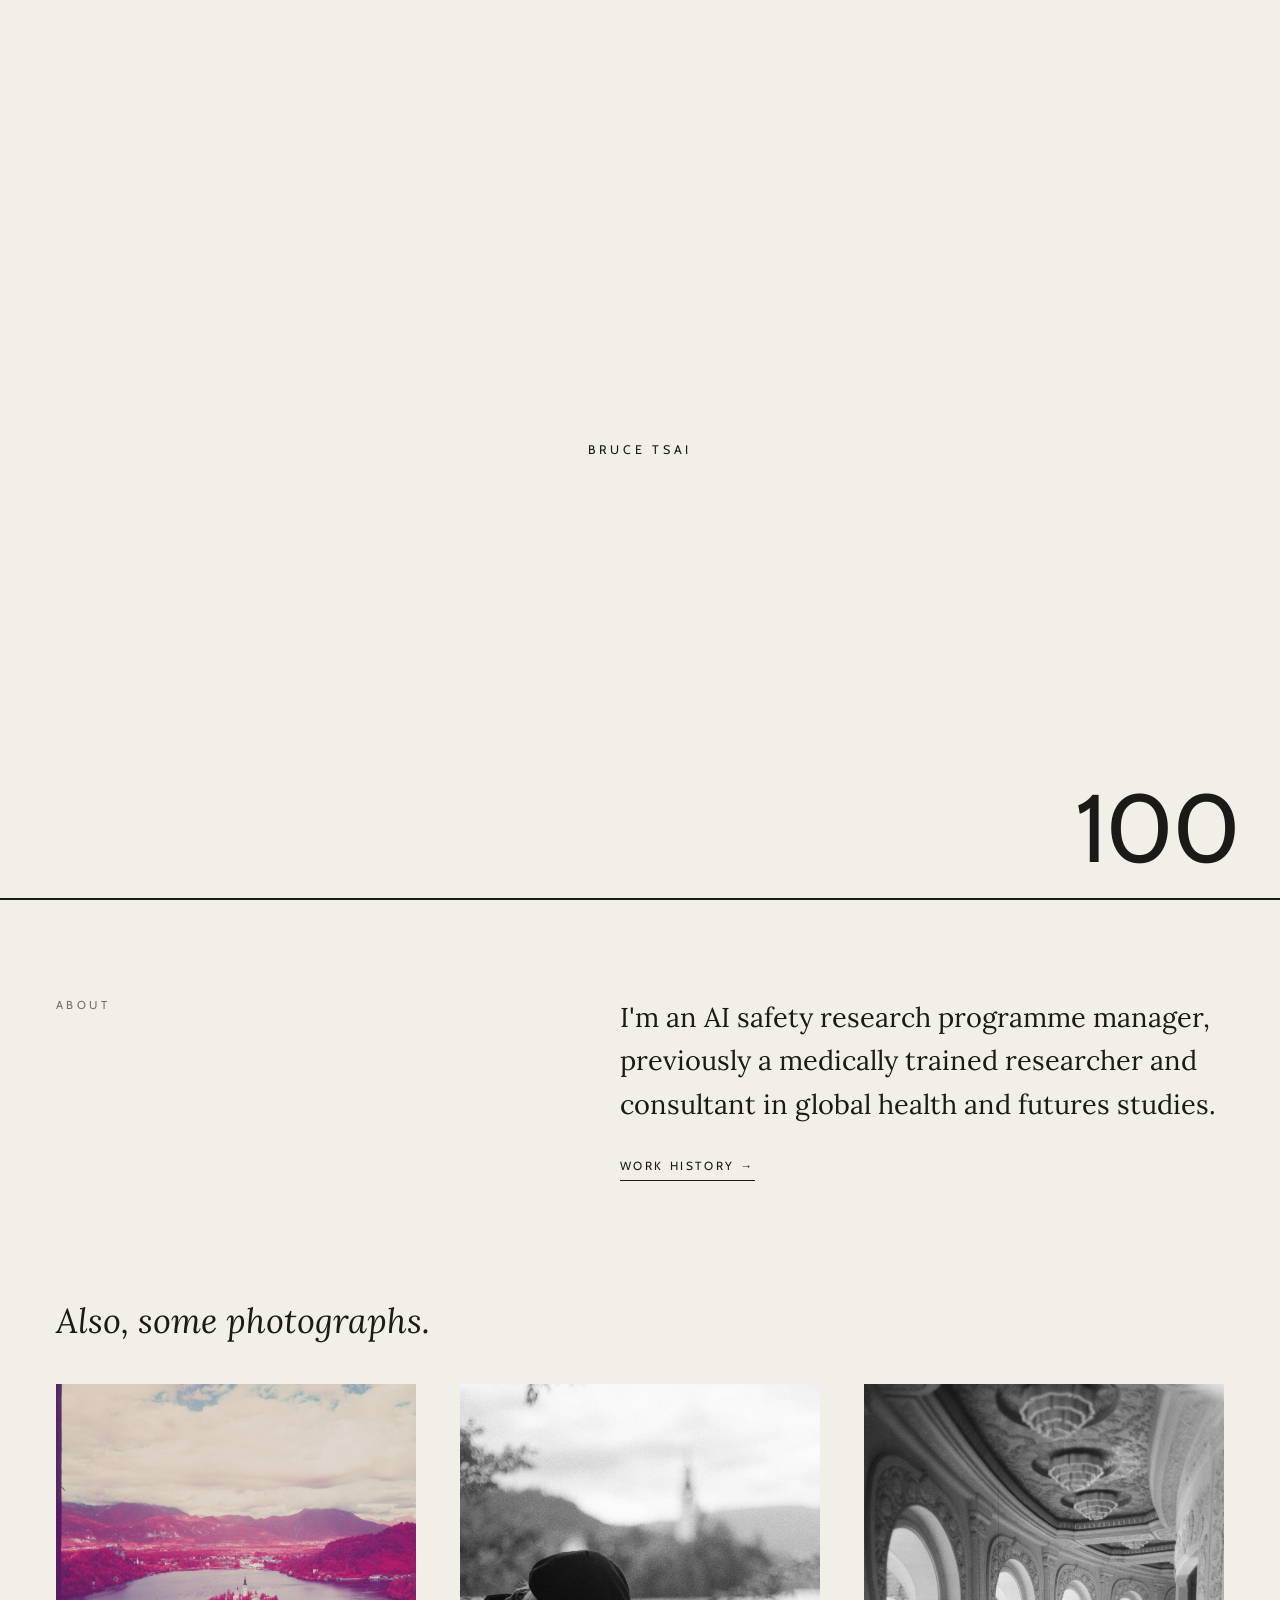
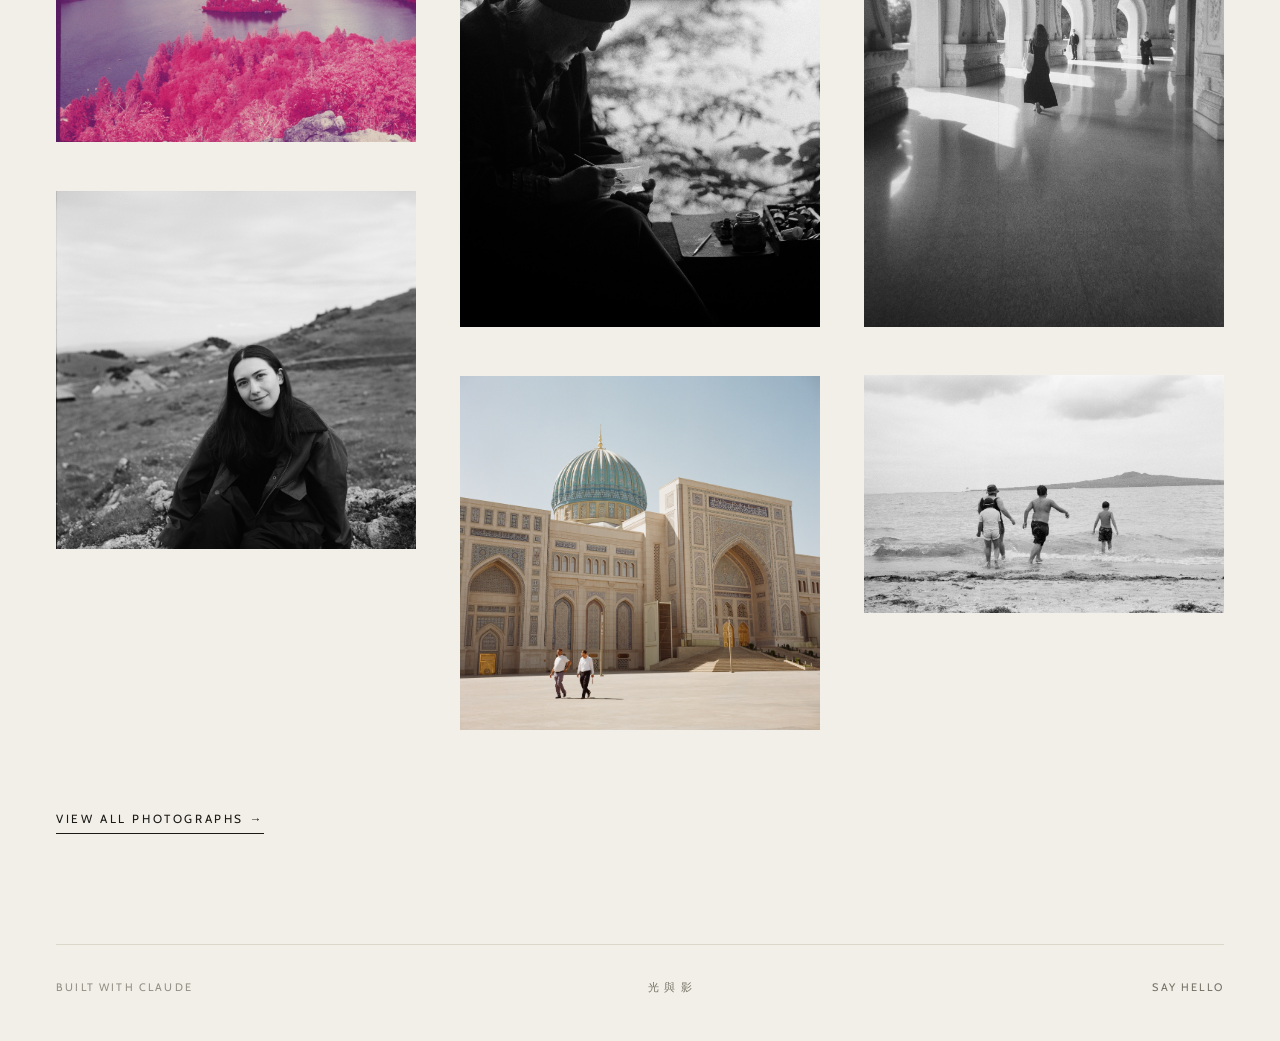
<file: index.html>
<!DOCTYPE html>
<html lang="en">
<head>
<meta charset="UTF-8">
<meta name="viewport" content="width=device-width, initial-scale=1">
<title>Bruce Tsai — Photographer</title>
<link rel="preconnect" href="https://fonts.googleapis.com">
<link href="https://fonts.googleapis.com/css2?family=Lora:ital,wght@0,400;1,400&family=Cabin:wght@400;500;600&display=swap" rel="stylesheet">
<link rel="stylesheet" href="css/style.css">
<noscript><style>.loader{display:none}.line>span{transform:none}.float-clip{clip-path:none}[data-reveal]{opacity:1;transform:none}</style></noscript>
</head>
<body class="is-loading">

<div class="loader" aria-hidden="true">
  <div class="loader-name">Bruce Tsai</div>
  <div class="loader-count">0</div>
  <div class="loader-bar"></div>
</div>

<div class="cursor" aria-hidden="true"></div>

<div class="wrap">

  <nav class="nav">
    <a class="wordmark" href="index.html">Bruce Tsai</a>
    <ul class="nav-links">
      <li><a href="index.html" class="active">Index</a></li>
      <li><a href="work.html">Work</a></li>
      <li><a href="photography.html">Photography</a></li>
      <li><a href="contact.html">Contact</a></li>
    </ul>
  </nav>

  <header class="hero">
    <div class="hero-floats" aria-hidden="true">
      <div class="float" data-depth="0.7"><div class="float-clip"><div class="ph-img r-32"><img src="img/27-the-photographer-new-zealand.jpg" alt=""></div></div></div>
    </div>

    <h1 class="hero-title">
      <span class="line"><span>Bruce</span></span>
      <span class="line indent"><span>Tsai</span></span>
    </h1>

    <span class="vertical">攝影 — 光與影</span>
  </header>

</div>

<div class="wrap">

  <section class="section">
    <div class="about-row" data-reveal>
      <span class="label">About</span>
      <div>
        <p>I'm an AI safety research programme manager, previously a medically trained researcher and consultant in global health and futures studies.</p>
        <a class="link-arrow" href="work.html">Work history →</a>
      </div>
    </div>
  </section>

  <section class="section" style="padding-top:0">
    <div class="section-head casual" data-reveal>
      <h2>Also, some photographs.</h2>
    </div>
    <div class="g-grid g-grid--preview">
      <a class="g-item" href="photography.html" data-reveal data-name="The Island"><img src="img/02-bled-island-aerochrome.jpg" alt="Photograph" loading="lazy"></a>
      <a class="g-item" href="photography.html" data-reveal data-name="The Painter"><img src="img/03-the-painter-bled.jpg" alt="Photograph" loading="lazy"></a>
      <a class="g-item" href="photography.html" data-reveal data-name="The Colonnade"><img src="img/28-the-colonnade.jpg" alt="Photograph" loading="lazy"></a>
      <a class="g-item" href="photography.html" data-reveal data-name="Portrait"><img src="img/14-portrait-velika-planina.jpg" alt="Photograph" loading="lazy"></a>
      <a class="g-item" href="photography.html" data-reveal data-name="Into the Bay"><img src="img/52-into-the-bay-auckland.jpg" alt="Photograph" loading="lazy"></a>
      <a class="g-item" href="photography.html" data-reveal data-name="The Dome"><img src="img/tashkent_gold_rollei_1.jpg" alt="Photograph" loading="lazy"></a>
    </div>
    <a class="link-arrow" href="photography.html" data-reveal>View all photographs →</a>
  </section>

  <footer>
    <span class="credit">Built with Claude</span>
    <span class="jp">光與影</span>
    <a href="contact.html">Say hello</a>
  </footer>

</div>

<script src="js/masonry.js"></script>
<script src="js/landing.js"></script>
</body>
</html>
</file>
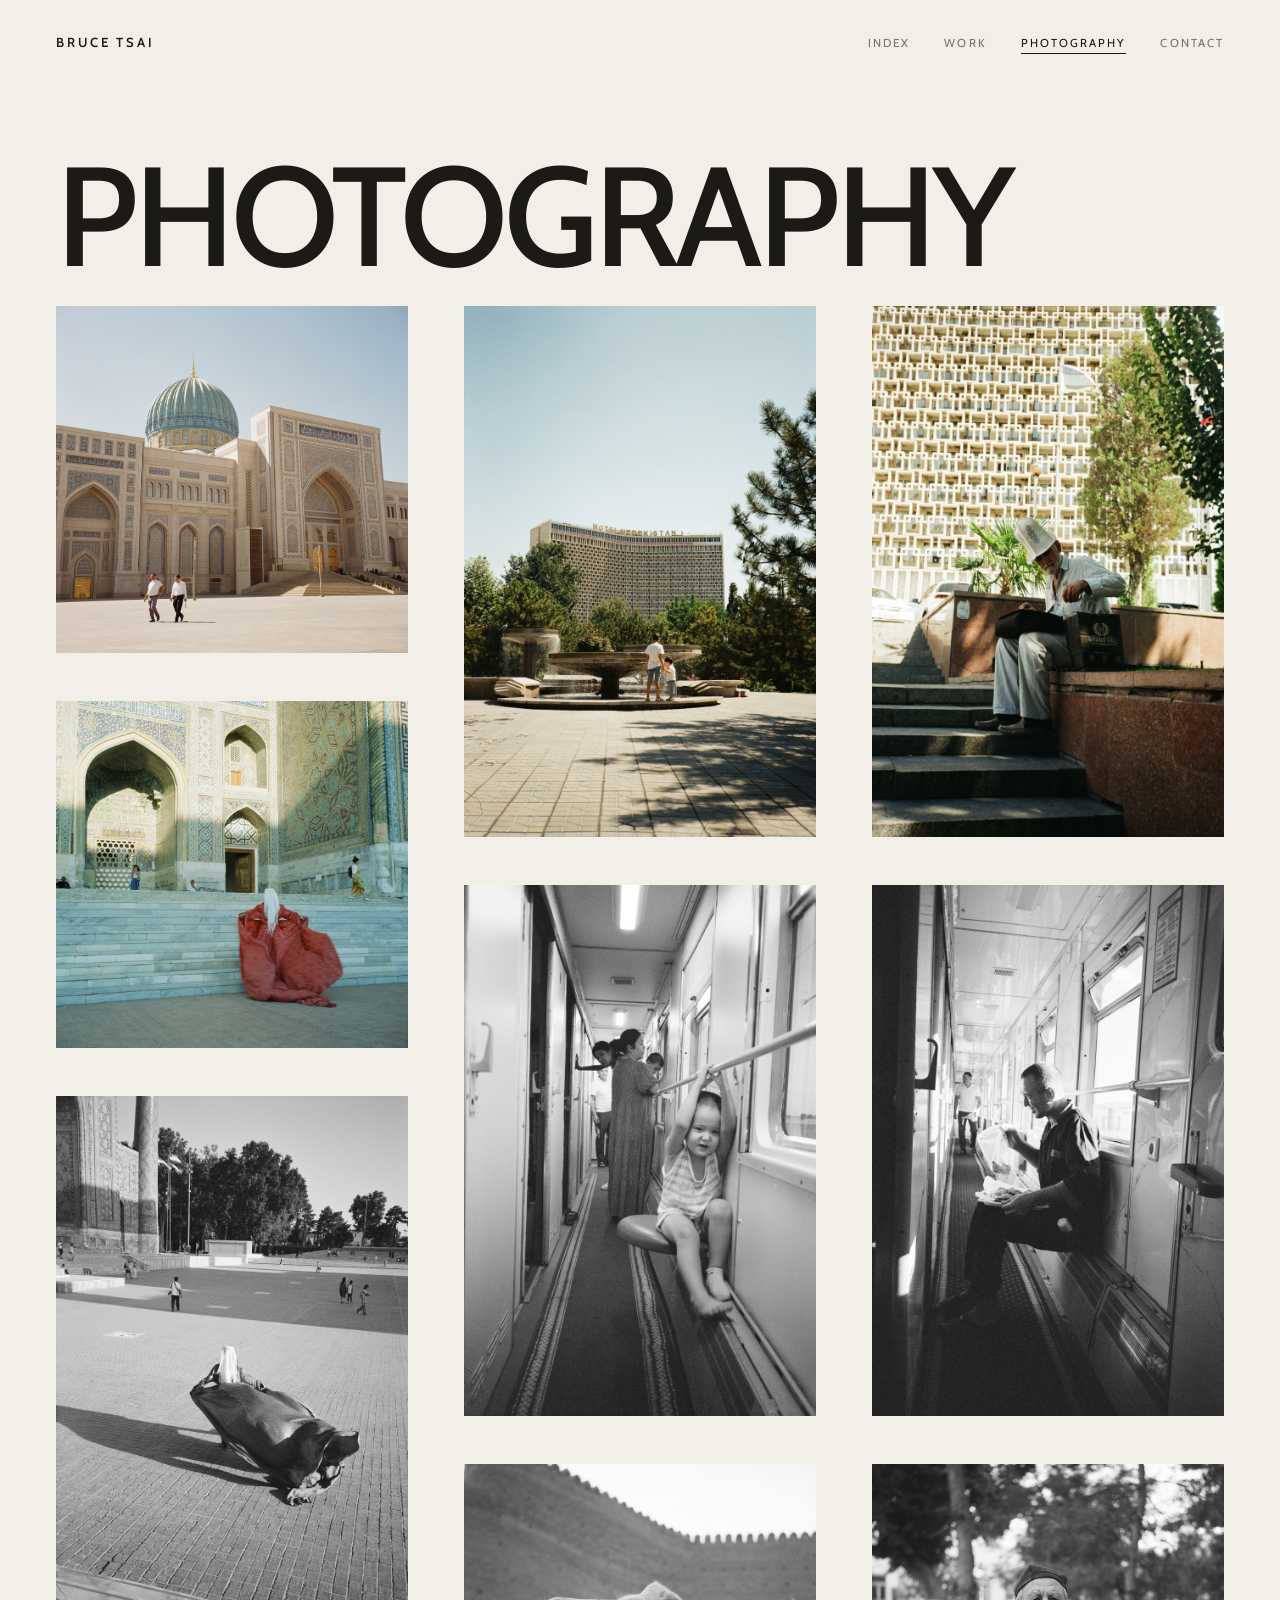
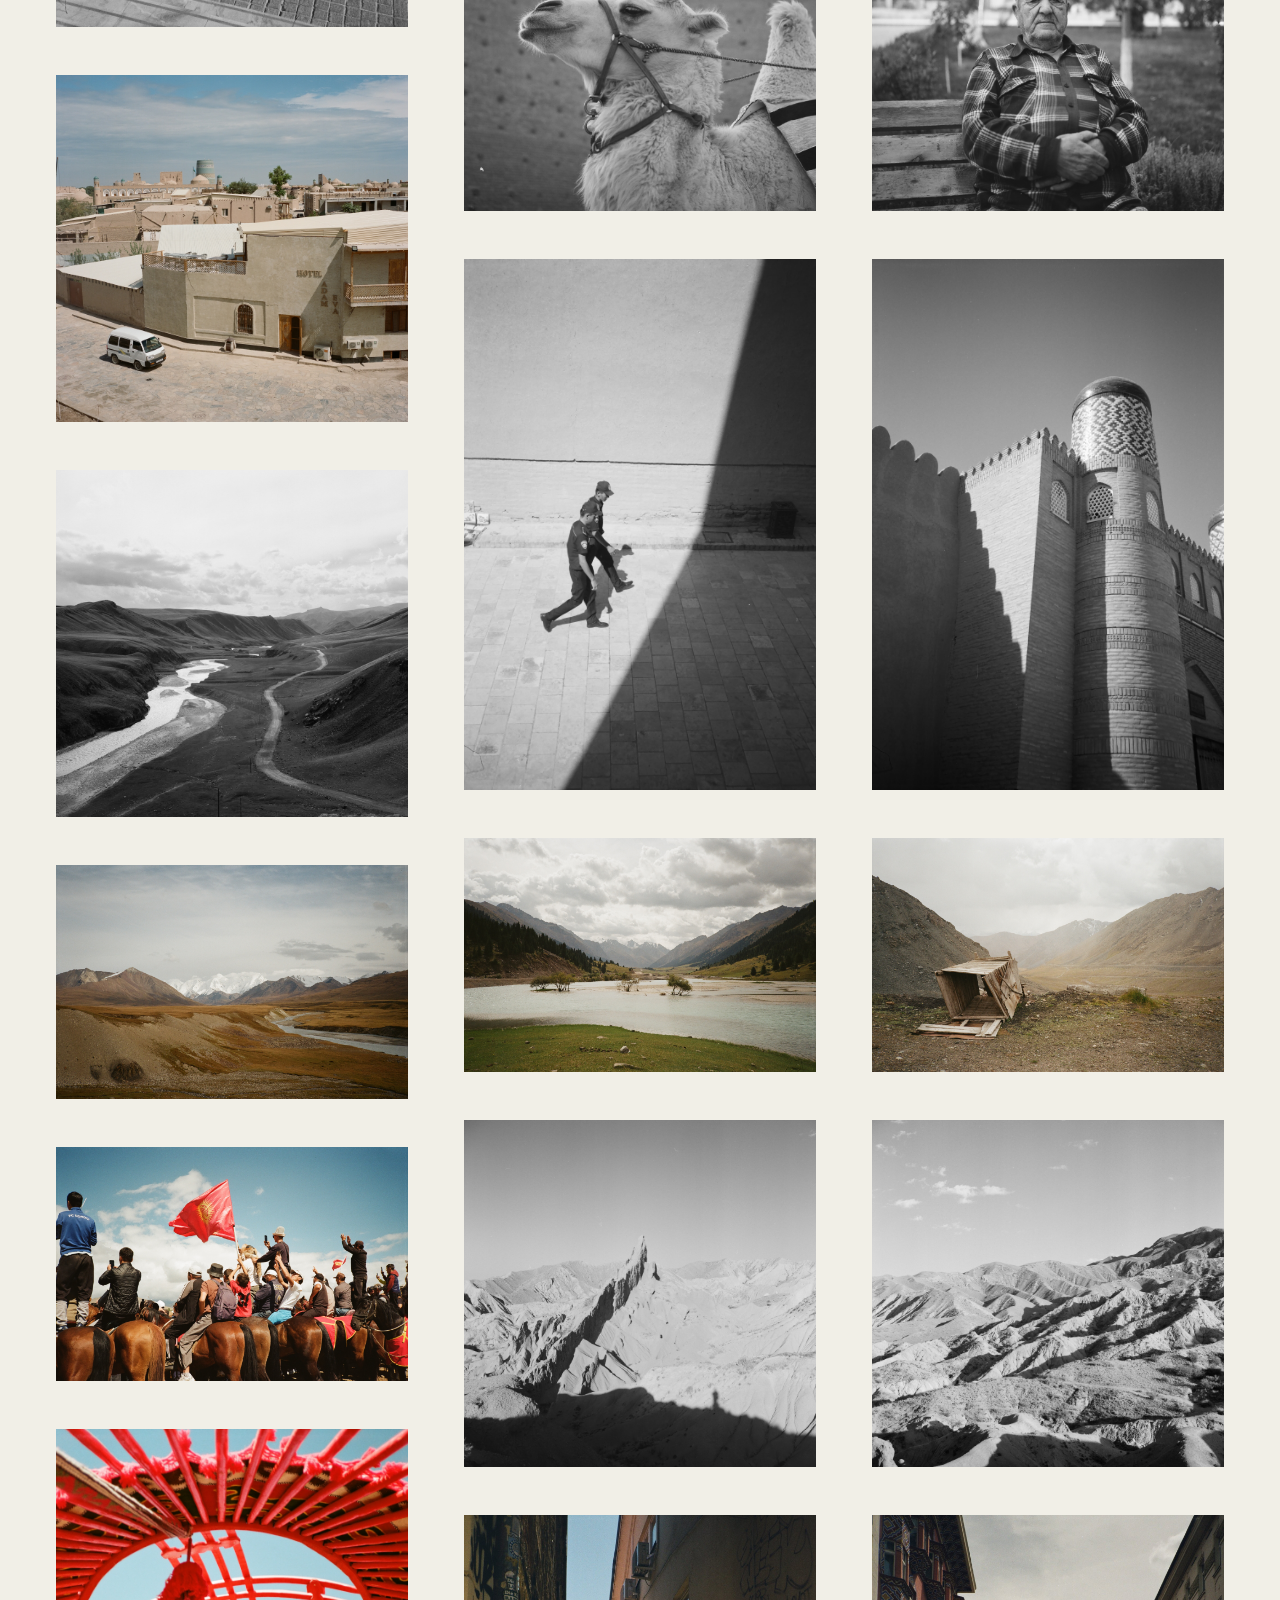
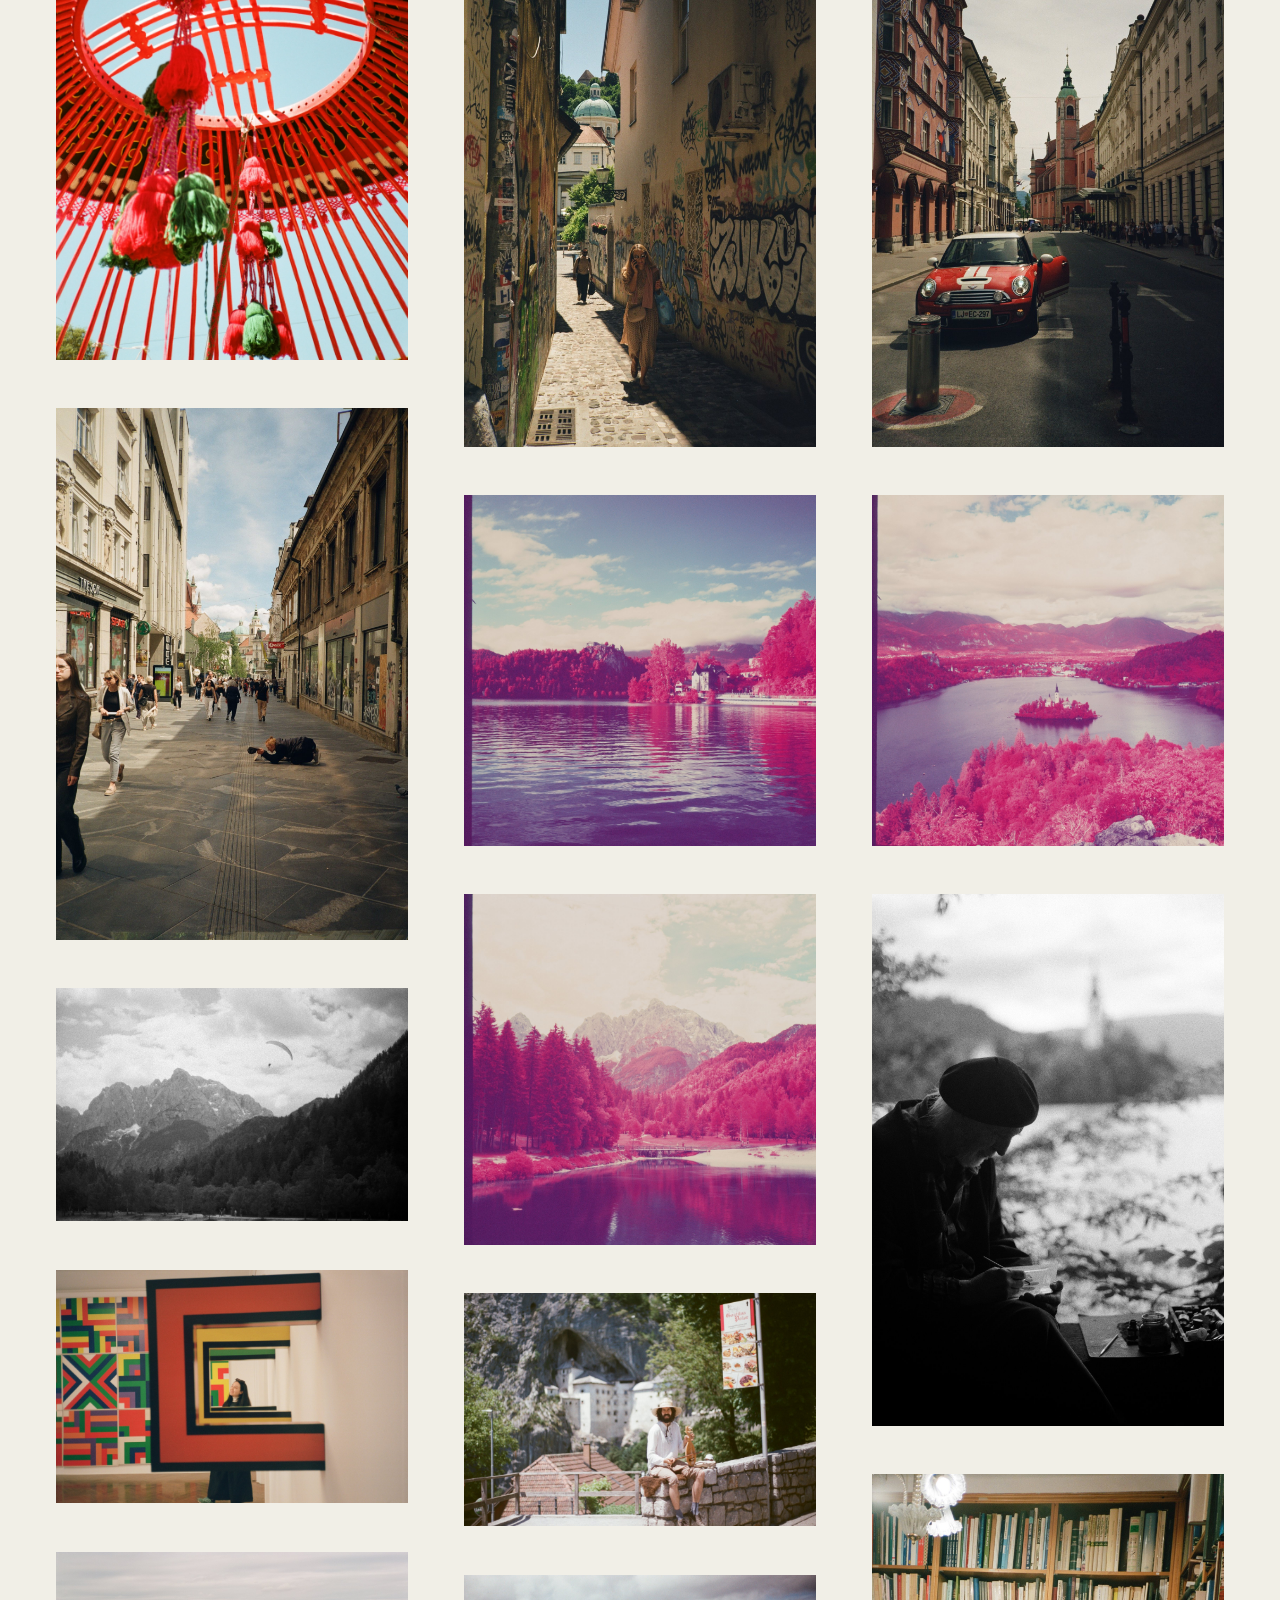
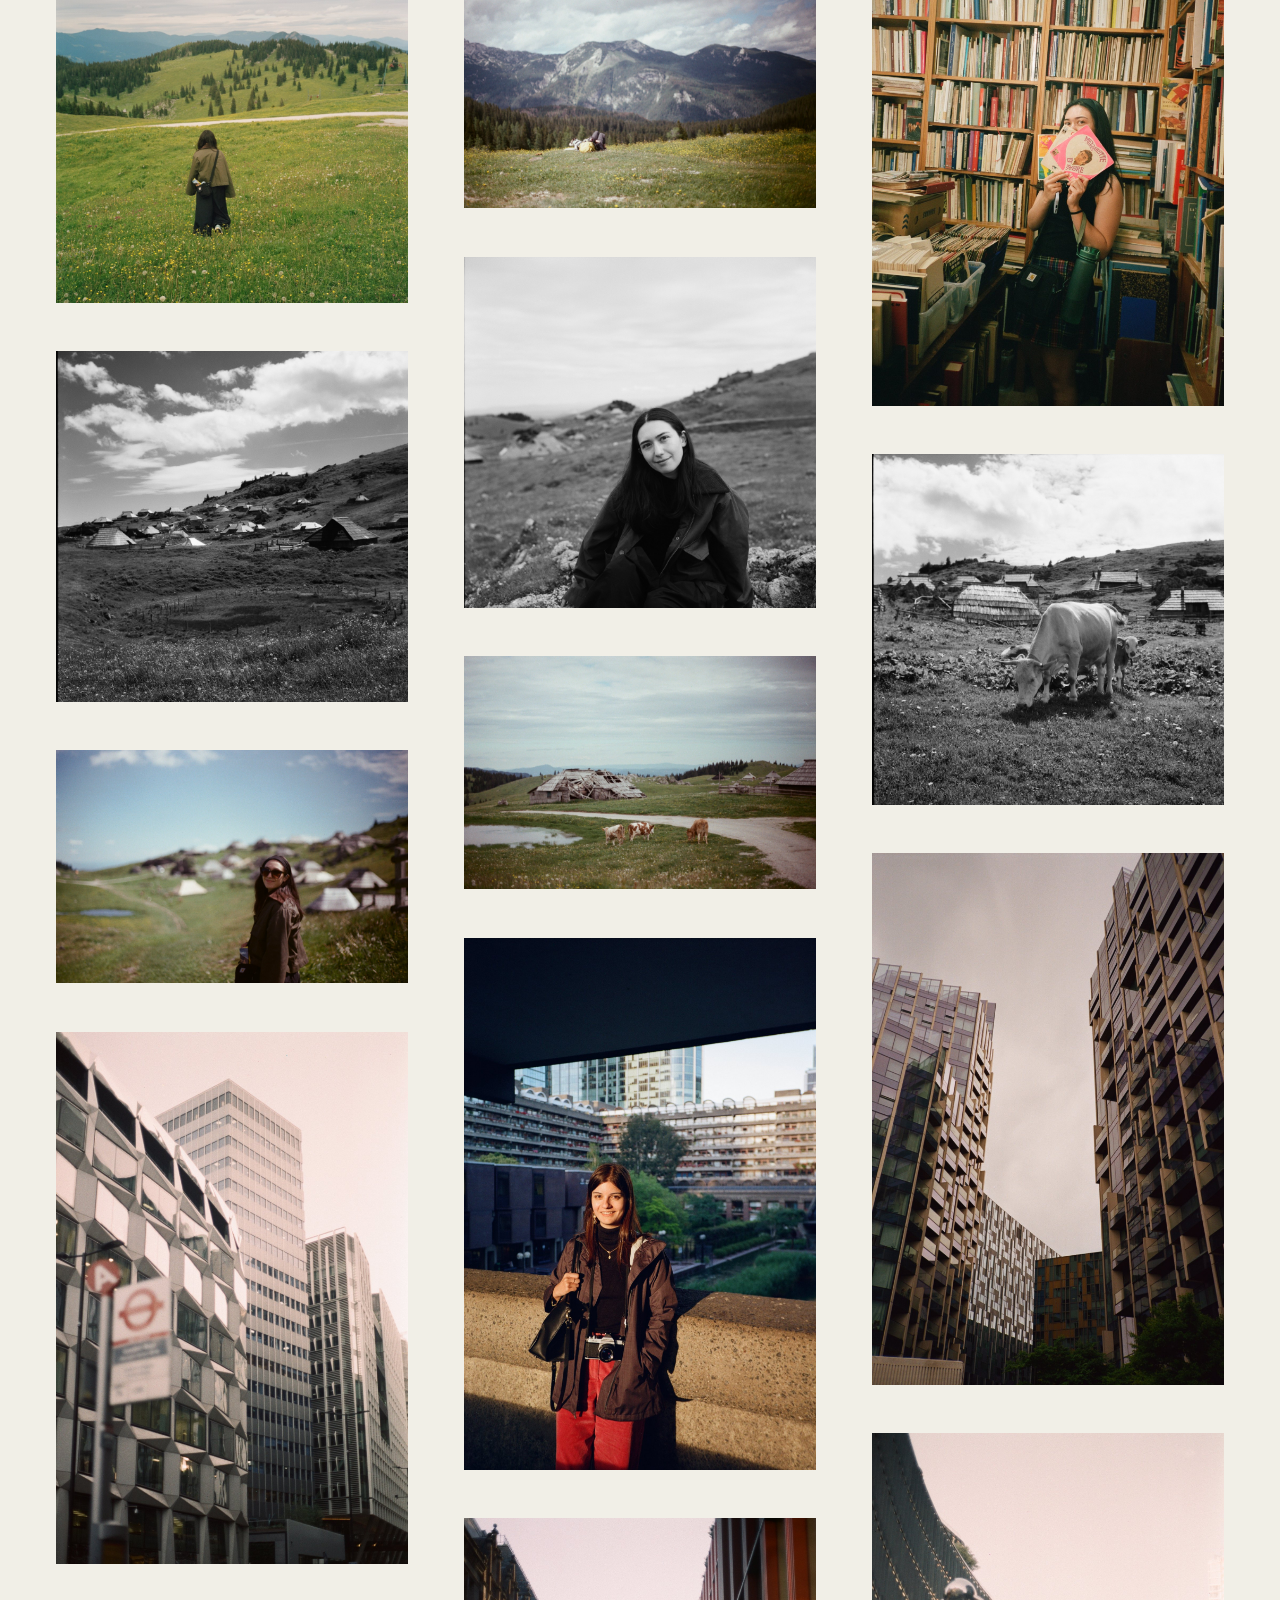
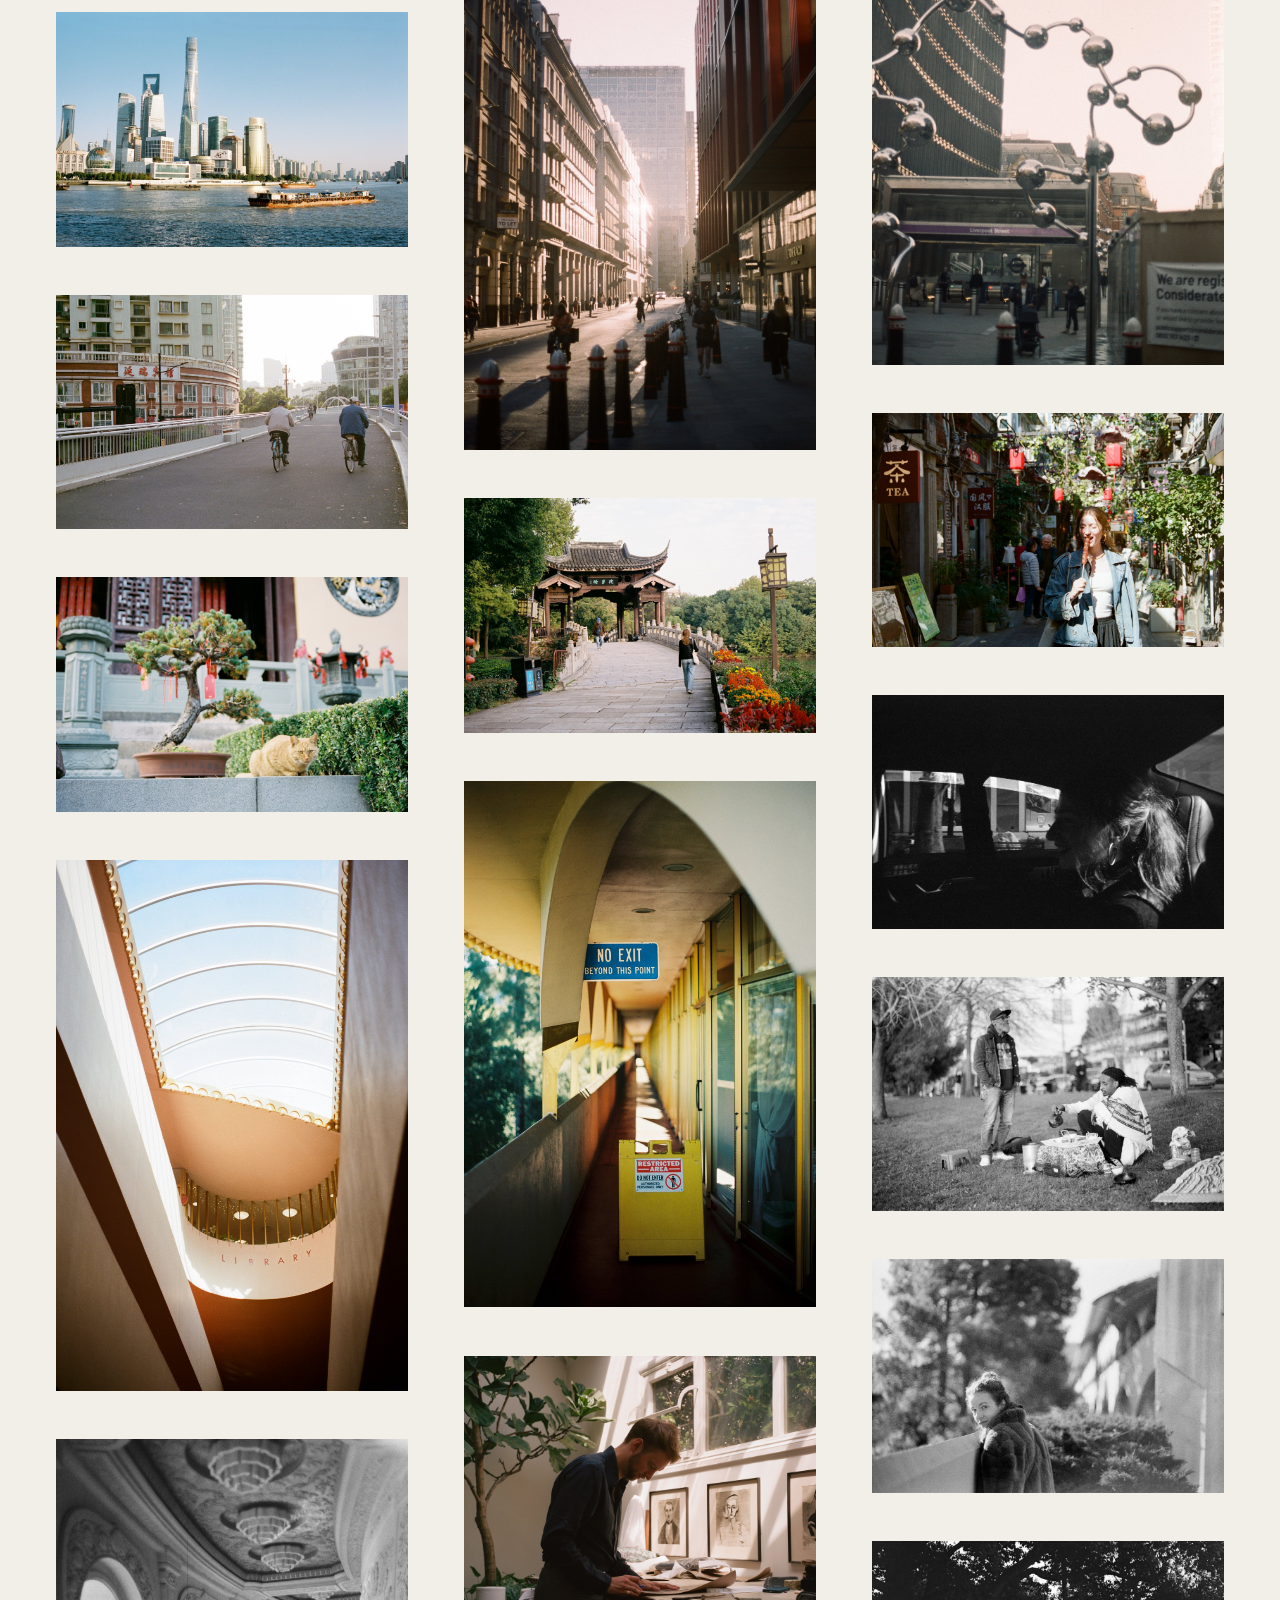
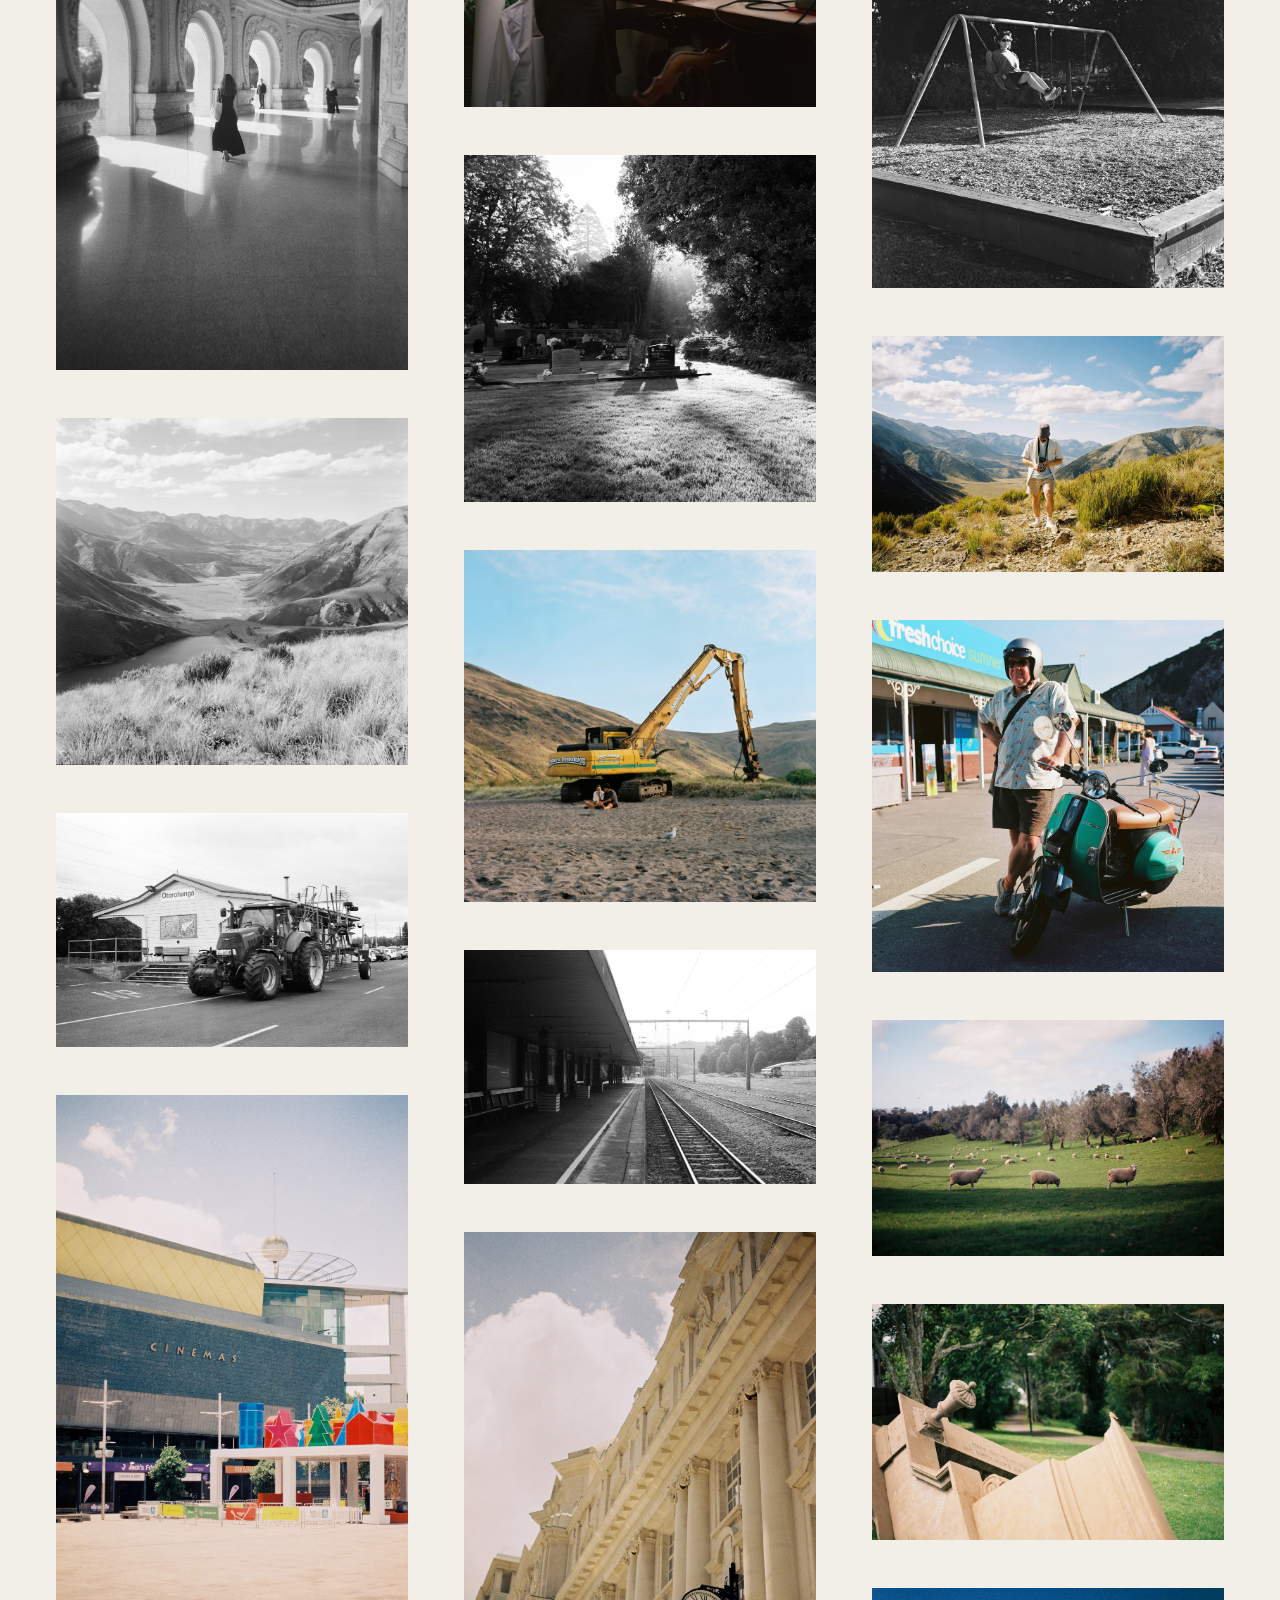
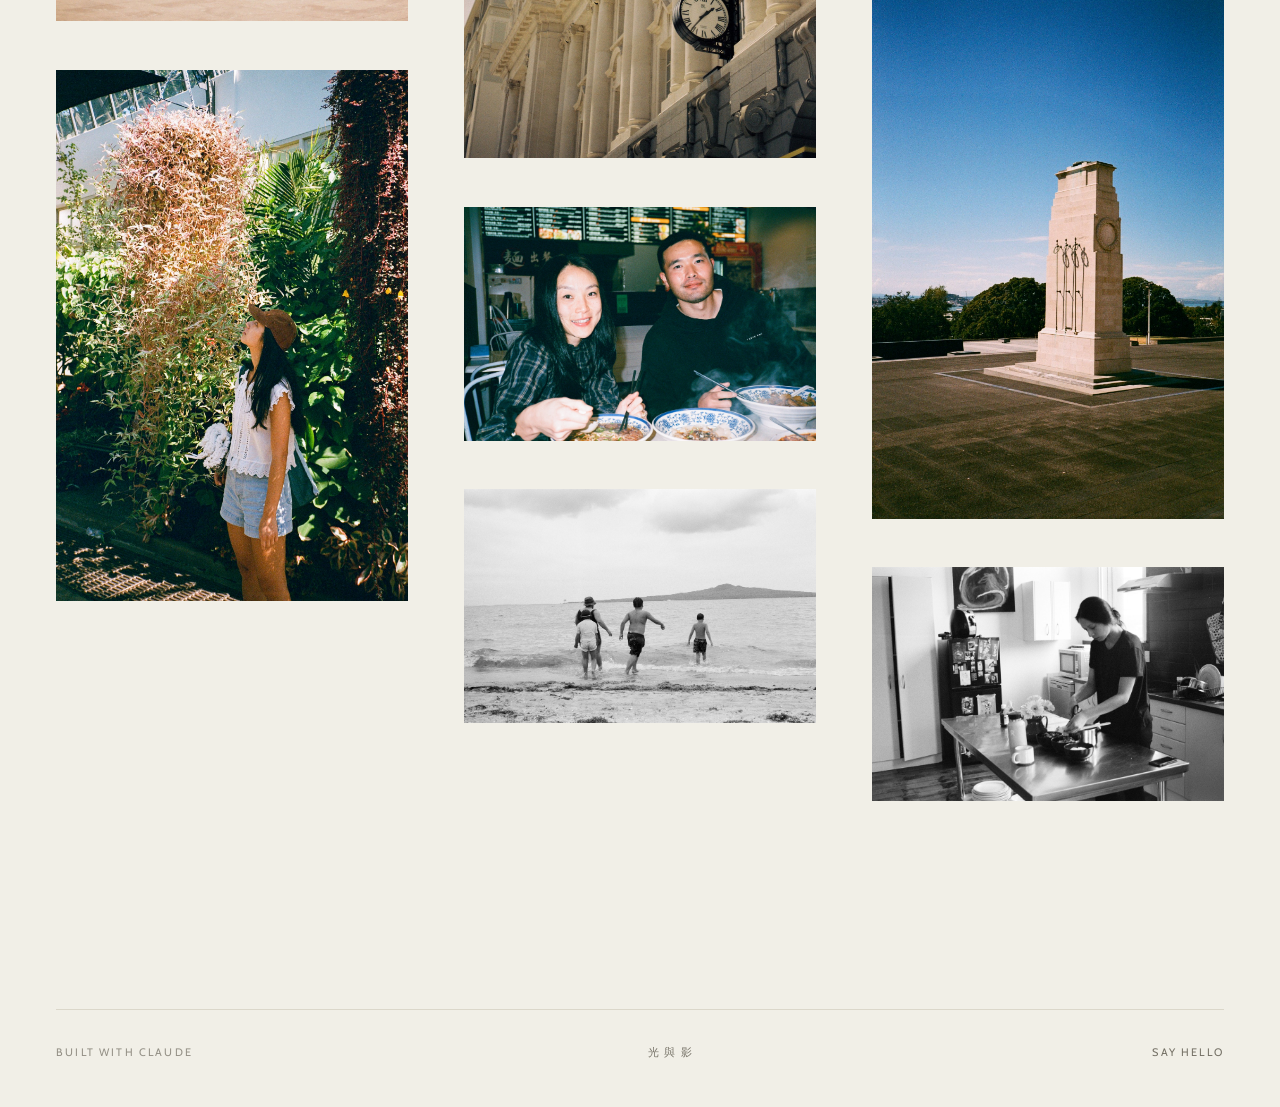
<file: photography.html>
<!DOCTYPE html>
<html lang="en">
<head>
<meta charset="UTF-8">
<meta name="viewport" content="width=device-width, initial-scale=1">
<title>Photography — Bruce Tsai</title>
<link rel="preconnect" href="https://fonts.googleapis.com">
<link href="https://fonts.googleapis.com/css2?family=Cabin:ital,wght@0,400;0,500;0,600;1,400;1,500&display=swap" rel="stylesheet">
<link rel="stylesheet" href="css/style.css">
</head>
<body>
<div class="wrap">

  <nav class="nav">
    <a class="wordmark" href="index.html">Bruce Tsai</a>
    <ul class="nav-links">
      <li><a href="index.html">Index</a></li>
      <li><a href="work.html">Work</a></li>
      <li><a href="photography.html" class="active">Photography</a></li>
      <li><a href="contact.html">Contact</a></li>
    </ul>
  </nav>

  <header class="page-head" style="padding-bottom:0">
    <h1>Photography</h1>
  </header>

  <section class="g-grid">
    <a class="g-item" href="#" data-reveal data-name="Untitled — Tashkent, Kodak Gold"><img src="img/tashkent_gold_rollei_1.jpg" alt="Photograph 53" loading="lazy"></a>
<a class="g-item" href="#" data-reveal data-name="Untitled — Tashkent, Kodak Gold"><img src="img/tashkent_gold_yashicat4_1.jpg" alt="Photograph 54" loading="lazy"></a>
<a class="g-item" href="#" data-reveal data-name="Untitled — Tashkent, Kodak Gold"><img src="img/tashkent_gold_yashicat4_9.jpg" alt="Photograph 55" loading="lazy"></a>
<a class="g-item" href="#" data-reveal data-name="Untitled — Samarkand, Ektachrome E100"><img src="img/samarkand_ektachromeE100_rollei_6.jpg" alt="Photograph 56" loading="lazy"></a>
<a class="g-item" href="#" data-reveal data-name="Untitled — Samarkand, XP2"><img src="img/samarkand_xp2_yashicat4_1.jpg" alt="Photograph 57" loading="lazy"></a>
<a class="g-item" href="#" data-reveal data-name="Untitled — Samarkand, XP2"><img src="img/samarkand_xp2_yashicat4_2.jpg" alt="Photograph 58" loading="lazy"></a>
<a class="g-item" href="#" data-reveal data-name="Untitled — Samarkand, XP2"><img src="img/samarkand_xp2_yashicat4_13.jpg" alt="Photograph 59" loading="lazy"></a>
<a class="g-item" href="#" data-reveal data-name="Untitled — Bukhara, Double-X"><img src="img/bukhara_bwxx_rollei_5.jpg" alt="Photograph 60" loading="lazy"></a>
<a class="g-item" href="#" data-reveal data-name="Untitled — Bukhara, Double-X"><img src="img/bukhara_bwxx_rollei_6.jpg" alt="Photograph 61" loading="lazy"></a>
<a class="g-item" href="#" data-reveal data-name="Untitled — Khiva, Kodak Gold"><img src="img/khiva_gold_rollei_11.jpg" alt="Photograph 62" loading="lazy"></a>
<a class="g-item" href="#" data-reveal data-name="Untitled — Khiva, Pan F 50"><img src="img/khiva_panf50_yashicat4_14.jpg" alt="Photograph 63" loading="lazy"></a>
<a class="g-item" href="#" data-reveal data-name="Untitled — Khiva, Pan F 50"><img src="img/khiva_panf50_yashicat4_25.jpg" alt="Photograph 64" loading="lazy"></a>
<a class="g-item" href="#" data-reveal data-name="Untitled — Kyrgyzstan, Double-X"><img src="img/kyrgyzstan_bwxx_rollei_7.jpg" alt="Photograph 65" loading="lazy"></a>
<a class="g-item" href="#" data-reveal data-name="Untitled — Kyrgyzstan, Kodak Gold"><img src="img/kyrgyzstan_gold_yashicat4_28.jpg" alt="Photograph 66" loading="lazy"></a>
<a class="g-item" href="#" data-reveal data-name="Untitled — Kyrgyzstan, Kodak Gold"><img src="img/kyrgyzstan_gold_yashicat4_32.jpg" alt="Photograph 67" loading="lazy"></a>
<a class="g-item" href="#" data-reveal data-name="Untitled — Kyrgyzstan, Kodak Gold"><img src="img/kyrgyzstan_gold_yashicat4_36.jpg" alt="Photograph 68" loading="lazy"></a>
<a class="g-item" href="#" data-reveal data-name="Untitled — Kyrgyzstan, HP5 +1"><img src="img/kyrgyzstan_hp5+1_rollei_8.jpg" alt="Photograph 69" loading="lazy"></a>
<a class="g-item" href="#" data-reveal data-name="Untitled — Kyrgyzstan, HP5 +1"><img src="img/kyrgyzstan_hp5+1_rollei_10.jpg" alt="Photograph 70" loading="lazy"></a>
<a class="g-item" href="#" data-reveal data-name="Untitled — Issyk-Kul, Kodak Gold"><img src="img/issykkul_gold_yashicat4_9.jpg" alt="Photograph 71" loading="lazy"></a>
<a class="g-item" href="#" data-reveal data-name="Untitled — Issyk-Kul, Kodak Gold"><img src="img/issykkul_gold_yashicat4_36.jpg" alt="Photograph 72" loading="lazy"></a>
    <a class="g-item" href="#" data-reveal data-name="The Alley — Ljubljana"><img src="img/08-the-alley-ljubljana.jpg" alt="Photograph 1" loading="lazy"></a>
    <a class="g-item" href="#" data-reveal data-name="Red Mini — Ljubljana"><img src="img/06-red-mini-ljubljana.jpg" alt="Photograph 2" loading="lazy"></a>
    <a class="g-item" href="#" data-reveal data-name="High Noon — Ljubljana"><img src="img/07-high-noon-ljubljana.jpg" alt="Photograph 3" loading="lazy"></a>
    <a class="g-item" href="#" data-reveal data-name="Bled Castle — Lake Bled, aerochrome"><img src="img/01-bled-castle-aerochrome.jpg" alt="Photograph 4" loading="lazy"></a>
    <a class="g-item" href="#" data-reveal data-name="The Island — Lake Bled, aerochrome"><img src="img/02-bled-island-aerochrome.jpg" alt="Photograph 5" loading="lazy"></a>
    <a class="g-item" href="#" data-reveal data-name="Lake Jasna — Kranjska Gora, aerochrome"><img src="img/05-lake-jasna-aerochrome.jpg" alt="Photograph 6" loading="lazy"></a>
    <a class="g-item" href="#" data-reveal data-name="The Painter — Lake Bled"><img src="img/03-the-painter-bled.jpg" alt="Photograph 7" loading="lazy"></a>
    <a class="g-item" href="#" data-reveal data-name="Thermals — Julian Alps"><img src="img/04-paraglider-julian-alps.jpg" alt="Photograph 8" loading="lazy"></a>
    <a class="g-item" href="#" data-reveal data-name="At the Gallery — Ljubljana"><img src="img/09-at-the-gallery-ljubljana.jpg" alt="Photograph 9" loading="lazy"></a>
    <a class="g-item" href="#" data-reveal data-name="The Lutenist — Predjama"><img src="img/10-the-lutenist-predjama.jpg" alt="Photograph 10" loading="lazy"></a>
    <a class="g-item" href="#" data-reveal data-name="Mezzanotte d'Amore — Trieste"><img src="img/11-mezzanotte-damore-trieste.jpg" alt="Photograph 11" loading="lazy"></a>
    <a class="g-item" href="#" data-reveal data-name="Through the Meadow — Velika Planina"><img src="img/12-through-the-meadow-velika-planina.jpg" alt="Photograph 12" loading="lazy"></a>
    <a class="g-item" href="#" data-reveal data-name="Siesta — Velika Planina"><img src="img/13-siesta-velika-planina.jpg" alt="Photograph 13" loading="lazy"></a>
    <a class="g-item" href="#" data-reveal data-name="Portrait — Velika Planina"><img src="img/14-portrait-velika-planina.jpg" alt="Photograph 14" loading="lazy"></a>
    <a class="g-item" href="#" data-reveal data-name="Herders' Huts — Velika Planina"><img src="img/15-herders-huts-velika-planina.jpg" alt="Photograph 15" loading="lazy"></a>
    <a class="g-item" href="#" data-reveal data-name="Cow &amp; Calf — Velika Planina"><img src="img/16-cow-and-calf-velika-planina.jpg" alt="Photograph 16" loading="lazy"></a>
    <a class="g-item" href="#" data-reveal data-name="Grazing — Velika Planina"><img src="img/17-grazing-velika-planina.jpg" alt="Photograph 17" loading="lazy"></a>
    <a class="g-item" href="#" data-reveal data-name="Looking Back — Velika Planina"><img src="img/26-looking-back-velika-planina.jpg" alt="Photograph 18" loading="lazy"></a>
    <a class="g-item" href="#" data-reveal data-name="Stacked — London"><img src="img/21-stacked-london.jpg" alt="Photograph 19" loading="lazy"></a>
    <a class="g-item" href="#" data-reveal data-name="At the Barbican — London"><img src="img/22-at-the-barbican-london.jpg" alt="Photograph 20" loading="lazy"></a>
    <a class="g-item" href="#" data-reveal data-name="Diamonds — London"><img src="img/23-diamonds-london.jpg" alt="Photograph 21" loading="lazy"></a>
    <a class="g-item" href="#" data-reveal data-name="Liverpool Street — London"><img src="img/24-liverpool-street-london.jpg" alt="Photograph 22" loading="lazy"></a>
    <a class="g-item" href="#" data-reveal data-name="Golden Hour — London"><img src="img/25-golden-hour-london.jpg" alt="Photograph 23" loading="lazy"></a>
    <a class="g-item" href="#" data-reveal data-name="The Bund — Shanghai"><img src="img/29-the-bund-shanghai.jpg" alt="Photograph 24" loading="lazy"></a>
    <a class="g-item" href="#" data-reveal data-name="Morning Crossing — Shanghai"><img src="img/32-morning-crossing-shanghai.jpg" alt="Photograph 25" loading="lazy"></a>
    <a class="g-item" href="#" data-reveal data-name="Tanghulu — Shanghai"><img src="img/33-tanghulu-shanghai.jpg" alt="Photograph 26" loading="lazy"></a>
    <a class="g-item" href="#" data-reveal data-name="The Pavilion Bridge — place TBC"><img src="img/30-pavilion-bridge.jpg" alt="Photograph 27" loading="lazy"></a>
    <a class="g-item" href="#" data-reveal data-name="Temple Cat — place TBC"><img src="img/31-temple-cat.jpg" alt="Photograph 28" loading="lazy"></a>
    <a class="g-item" href="#" data-reveal data-name="Night Taxi — Shanghai"><img src="img/34-night-taxi-shanghai.jpg" alt="Photograph 29" loading="lazy"></a>
    <a class="g-item" href="#" data-reveal data-name="No Exit — Marin County"><img src="img/35-no-exit-marin.jpg" alt="Photograph 30" loading="lazy"></a>
    <a class="g-item" href="#" data-reveal data-name="The Library — Marin County"><img src="img/36-the-library-marin.jpg" alt="Photograph 31" loading="lazy"></a>
    <a class="g-item" href="#" data-reveal data-name="Coffee Ceremony — place TBC"><img src="img/37-coffee-ceremony.jpg" alt="Photograph 32" loading="lazy"></a>
    <a class="g-item" href="#" data-reveal data-name="Glance — place TBC"><img src="img/38-glance.jpg" alt="Photograph 33" loading="lazy"></a>
    <a class="g-item" href="#" data-reveal data-name="The Tailor — place TBC"><img src="img/18-the-tailor.jpg" alt="Photograph 34" loading="lazy"></a>
    <a class="g-item" href="#" data-reveal data-name="The Colonnade — place TBC"><img src="img/28-the-colonnade.jpg" alt="Photograph 35" loading="lazy"></a>
    <a class="g-item" href="#" data-reveal data-name="The Swing — place TBC"><img src="img/39-the-swing.jpg" alt="Photograph 36" loading="lazy"></a>
    <a class="g-item" href="#" data-reveal data-name="First Light — place TBC"><img src="img/19-first-light.jpg" alt="Photograph 37" loading="lazy"></a>
    <a class="g-item" href="#" data-reveal data-name="The Photographer — New Zealand"><img src="img/27-the-photographer-new-zealand.jpg" alt="Photograph 38" loading="lazy"></a>
    <a class="g-item" href="#" data-reveal data-name="The Valley — New Zealand"><img src="img/20-the-valley.jpg" alt="Photograph 39" loading="lazy"></a>
    <a class="g-item" href="#" data-reveal data-name="Southern Demolition — Christchurch"><img src="img/43-southern-demolition-christchurch.jpg" alt="Photograph 40" loading="lazy"></a>
    <a class="g-item" href="#" data-reveal data-name="Scooterista — Sumner, Christchurch"><img src="img/42-scooterista-sumner.jpg" alt="Photograph 41" loading="lazy"></a>
    <a class="g-item" href="#" data-reveal data-name="Passing Through — Otorohanga"><img src="img/48-otorohanga.jpg" alt="Photograph 42" loading="lazy"></a>
    <a class="g-item" href="#" data-reveal data-name="The Platform — place TBC"><img src="img/50-the-platform.jpg" alt="Photograph 43" loading="lazy"></a>
    <a class="g-item" href="#" data-reveal data-name="The Flock — Auckland"><img src="img/40-the-flock.jpg" alt="Photograph 44" loading="lazy"></a>
    <a class="g-item" href="#" data-reveal data-name="Cinemas — Auckland"><img src="img/44-cinemas-auckland.jpg" alt="Photograph 45" loading="lazy"></a>
    <a class="g-item" href="#" data-reveal data-name="Quarter Past — Auckland"><img src="img/45-quarter-past-auckland.jpg" alt="Photograph 46" loading="lazy"></a>
    <a class="g-item" href="#" data-reveal data-name="Birds Used to Sit Here — Auckland"><img src="img/46-birds-used-to-sit-here-auckland.jpg" alt="Photograph 47" loading="lazy"></a>
    <a class="g-item" href="#" data-reveal data-name="The Cenotaph — Auckland Domain"><img src="img/54-the-cenotaph-auckland.jpg" alt="Photograph 48" loading="lazy"></a>
    <a class="g-item" href="#" data-reveal data-name="Wintergardens — Auckland Domain"><img src="img/55-wintergardens-auckland.jpg" alt="Photograph 49" loading="lazy"></a>
    <a class="g-item" href="#" data-reveal data-name="Noodles — Auckland"><img src="img/47-noodles-auckland.jpg" alt="Photograph 50" loading="lazy"></a>
    <a class="g-item" href="#" data-reveal data-name="Into the Bay — Auckland"><img src="img/52-into-the-bay-auckland.jpg" alt="Photograph 51" loading="lazy"></a>
    <a class="g-item" href="#" data-reveal data-name="Sunday Kitchen — Auckland"><img src="img/53-sunday-kitchen.jpg" alt="Photograph 52" loading="lazy"></a>
  </section>

  <footer>
    <span class="credit">Built with Claude</span>
    <span class="jp">光與影</span>
    <a href="contact.html">Say hello</a>
  </footer>

</div>
<script src="js/masonry.js"></script>
<script src="js/gallery.js"></script>
</body>
</html>
</file>
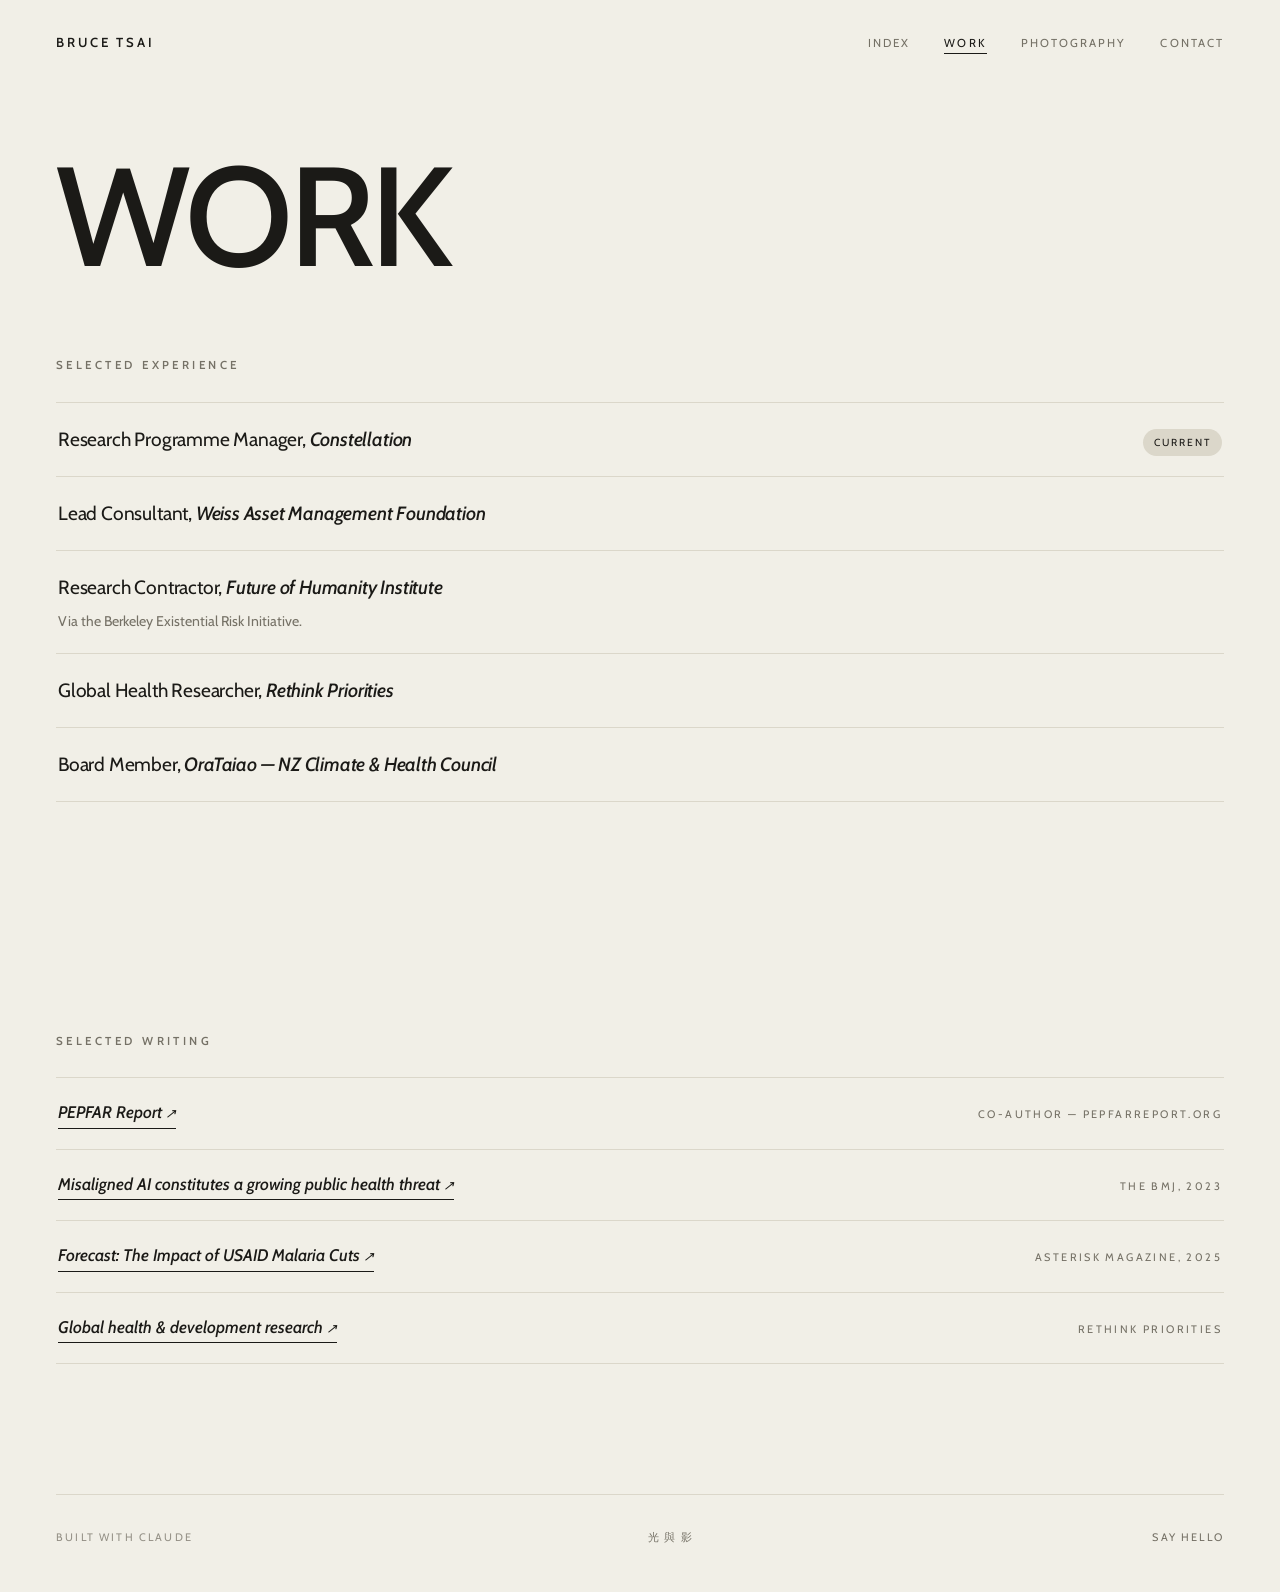
<file: work.html>
<!DOCTYPE html>
<html lang="en">
<head>
<meta charset="UTF-8">
<meta name="viewport" content="width=device-width, initial-scale=1">
<title>Work — Bruce Tsai</title>
<link rel="preconnect" href="https://fonts.googleapis.com">
<link href="https://fonts.googleapis.com/css2?family=Cabin:ital,wght@0,400;0,500;0,600;1,400;1,500&display=swap" rel="stylesheet">
<link rel="stylesheet" href="css/style.css">
</head>
<body>
<div class="wrap">

  <nav class="nav">
    <a class="wordmark" href="index.html">Bruce Tsai</a>
    <ul class="nav-links">
      <li><a href="index.html">Index</a></li>
      <li><a href="work.html" class="active">Work</a></li>
      <li><a href="photography.html">Photography</a></li>
      <li><a href="contact.html">Contact</a></li>
    </ul>
  </nav>

  <header class="page-head">
    <h1>Work</h1>
  </header>

  <section class="pubs pubs--experience">
    <h2>Selected experience</h2>
    <ul class="cv">
      <li class="cv-row">
        <div class="cv-body">
          <h3>Research Programme Manager, <em>Constellation</em></h3>
        </div>
        <span class="tag">Current</span>
      </li>
      <li class="cv-row">
        <div class="cv-body">
          <h3>Lead Consultant, <em>Weiss Asset Management Foundation</em></h3>
        </div>
      </li>
      <li class="cv-row">
        <div class="cv-body">
          <h3>Research Contractor, <em>Future of Humanity Institute</em></h3>
          <p>Via the Berkeley Existential Risk Initiative.</p>
        </div>
      </li>
      <li class="cv-row">
        <div class="cv-body">
          <h3>Global Health Researcher, <em>Rethink Priorities</em></h3>
        </div>
      </li>
      <li class="cv-row">
        <div class="cv-body">
          <h3>Board Member, <em>OraTaiao — NZ Climate &amp; Health Council</em></h3>
        </div>
      </li>
    </ul>
  </section>

  <section class="pubs">
    <h2>Selected writing</h2>
    <ul>
      <li>
        <a href="https://pepfarreport.org/" target="_blank" rel="noopener">PEPFAR Report</a>
        <span>Co-author — pepfarreport.org</span>
      </li>
      <li>
        <a href="https://www.bmj.com/content/381/bmj.p1340" target="_blank" rel="noopener">Misaligned AI constitutes a growing public health threat</a>
        <span>The BMJ, 2023</span>
      </li>
      <li>
        <a href="https://asteriskmag.substack.com/p/forecast-the-impact-of-usaid-malaria" target="_blank" rel="noopener">Forecast: The Impact of USAID Malaria Cuts</a>
        <span>Asterisk Magazine, 2025</span>
      </li>
      <li>
        <a href="https://rethinkpriorities.org/our-research-areas/?_research_areas=global-health-and-development&amp;_authors=4639" target="_blank" rel="noopener">Global health &amp; development research</a>
        <span>Rethink Priorities</span>
      </li>
    </ul>
  </section>

  <footer>
    <span class="credit">Built with Claude</span>
    <span class="jp">光與影</span>
    <a href="contact.html">Say hello</a>
  </footer>

</div>
</body>
</html>
</file>
<file: css/style.css>
/* ============================================================
   BRUCE TSAI — portfolio
   Style direction: photoyoshi.com (Garden Eight) —
   one warm paper color, monochrome, quiet, photo-led.
   Landing page animates; inner pages are still.
   ============================================================ */

:root {
  --paper:  #f1efe7;
  --ink:    #1b1a17;
  --soft:   #757166;
  --line:   #dbd7ca;
  --ph-a:   #d8d4c8;   /* placeholder photo tones */
  --ph-b:   #c4c0b4;
  --sans: "Cabin", -apple-system, "Segoe UI", Helvetica, Arial, sans-serif;
  --serif: "Lora", Georgia, serif; /* index page only */
  --ease: cubic-bezier(.19, 1, .22, 1);
}

* { margin: 0; padding: 0; box-sizing: border-box; }

html { scroll-behavior: smooth; }

body {
  background: var(--paper);
  color: var(--ink);
  font-family: var(--sans);
  font-size: 15px;
  line-height: 1.7;
  -webkit-font-smoothing: antialiased;
}

::selection { background: var(--ink); color: var(--paper); }

.wrap { max-width: 1520px; margin: 0 auto; padding: 0 56px; }
@media (max-width: 640px) { .wrap { padding: 0 22px; } }

/* ---------------- loader (landing only) ---------------- */
.loader {
  position: fixed; inset: 0; z-index: 200;
  background: var(--paper);
  display: flex; align-items: center; justify-content: center;
  transition: transform 1s var(--ease);
}
.loader-name {
  font-size: .78rem; letter-spacing: .3em; text-transform: uppercase;
  color: var(--ink);
}
.loader-count {
  position: absolute; right: 40px; bottom: 24px;
  font-weight: 200; font-size: clamp(3rem, 8vw, 6rem); line-height: 1;
  color: var(--ink); font-variant-numeric: tabular-nums;
}
.loader-bar {
  position: absolute; left: 0; bottom: 0;
  width: 100%; height: 2px; background: var(--ink);
  transform: scaleX(0); transform-origin: left;
}
body.is-loaded .loader { transform: translateY(-101%); }
body.is-loading { overflow: hidden; }

/* ---------------- nav ---------------- */
.nav {
  display: flex; align-items: baseline; justify-content: space-between;
  padding: 30px 0;
  position: relative; z-index: 20;
}
.wordmark {
  font-size: .82rem; letter-spacing: .22em; text-transform: uppercase;
  color: var(--ink); text-decoration: none; font-weight: 600;
}
.nav-links { display: flex; gap: 34px; list-style: none; }
.nav-links a {
  font-size: .72rem; letter-spacing: .18em; text-transform: uppercase;
  color: var(--soft); text-decoration: none;
  transition: color .3s ease;
}
.nav-links a:hover { color: var(--ink); }
.nav-links a.active { color: var(--ink); border-bottom: 1px solid var(--ink); padding-bottom: 3px; }

/* ---------------- hero (landing) ---------------- */
.hero {
  position: relative;
  min-height: calc(100svh - 100px);
  display: flex; flex-direction: column; justify-content: center;
  padding: 40px 0 90px;
}
.hero-label {
  font-family: var(--serif); font-style: italic; font-weight: 400;
  font-size: clamp(1rem, 1.6vw, 1.25rem); color: var(--soft);
  margin-bottom: 3vh;
}
.hero-title {
  font-weight: 500; letter-spacing: -.035em; line-height: .96;
  font-size: clamp(3.9rem, 13.5vw, 11.8rem);
  text-transform: uppercase;
  position: relative; z-index: 5;
}
.hero-title .indent { padding-left: .8em; }
.hero-sub {
  margin-top: 4.5vh; max-width: 34ch;
  font-size: .8rem; letter-spacing: .12em; text-transform: uppercase;
  color: var(--soft); line-height: 2;
}

/* line reveal: each .line clips a span that rises in */
.line { overflow: hidden; display: block; }
.line > span {
  display: inline-block;
  transform: translateY(115%);
  transition: transform 1.2s var(--ease);
}
body.is-loaded .line > span { transform: translateY(0); }
body.is-loaded .line:nth-child(2) > span { transition-delay: .08s; }
.hero-label.line > span { transition-delay: .35s; }
.hero-sub .line > span { transition-delay: .5s; }

/* floating images, mouse parallax */
.hero-floats { position: absolute; inset: 0; z-index: 1; pointer-events: none; }
.float { position: absolute; will-change: transform; }
.float-clip {
  clip-path: inset(100% 0 0 0);
  transition: clip-path 1.4s var(--ease);
}
body.is-loaded .float-clip { clip-path: inset(0 0 0 0); }
.float { top: 2%; right: 2%; width: clamp(450px, 40vw, 700px); }
body.is-loaded .float-clip { transition-delay: .55s; }

/* the overlapping-photo treatment needs real horizontal room to work;
   on phones, drop the overlap and stack a smaller photo under the
   title instead (still fades in the same way). */
@media (max-width: 640px) {
  .hero { min-height: auto; padding: 24px 0 56px; }
  .hero-floats { position: static; inset: auto; order: 2; margin-top: 32px; }
  .float { position: static; top: auto; right: auto; width: 78%; max-width: 320px; margin: 0 auto; }
  .hero-title { order: 1; }
}

/* vertical side text — quiet nod to the reference */
.vertical {
  position: absolute; right: 5%; top: 50%;
  writing-mode: vertical-rl; transform: translateY(-50%);
  font-size: .72rem; letter-spacing: .5em; color: var(--soft);
  z-index: 6;
}
@media (max-width: 900px) { .vertical { display: none; } }

.scroll-hint {
  position: absolute; left: 0; bottom: 26px;
  font-size: .66rem; letter-spacing: .3em; text-transform: uppercase;
  color: var(--soft);
  display: flex; align-items: center; gap: 12px;
}
.scroll-hint::after {
  content: ""; width: 42px; height: 1px; background: var(--soft);
  animation: hint 2.4s var(--ease) infinite;
  transform-origin: left;
}
@keyframes hint {
  0% { transform: scaleX(0); } 45% { transform: scaleX(1); }
  100% { transform: scaleX(0); transform-origin: right; }
}

/* ---------------- photo placeholders ---------------- */
/* Swap any .ph-img for <img> — the frame handles the rest. */
.ph-img {
  position: relative; overflow: hidden; background: var(--ph-a);
  display: block;
}
.ph-img::before {
  content: ""; position: absolute; inset: 0;
  background: linear-gradient(155deg, var(--ph-a) 0%, var(--ph-b) 58%, #b3afa3 100%);
  transition: transform 1.1s var(--ease);
}
.ph-img::after {
  content: attr(data-label);
  position: absolute; left: 12px; bottom: 10px;
  font-size: .62rem; letter-spacing: .26em; color: rgba(27,26,23,.4);
  text-transform: uppercase;
}
.ph-img img {
  position: absolute; inset: 0; width: 100%; height: 100%;
  object-fit: cover; transition: transform 1.1s var(--ease);
}
a:hover .ph-img::before, a:hover .ph-img img { transform: scale(1.045); }

.r-45 { aspect-ratio: 4 / 5; }
.r-32 { aspect-ratio: 3 / 2; }
.r-11 { aspect-ratio: 1 / 1; }
.r-916 { aspect-ratio: 10 / 14; }
.r-23 { aspect-ratio: 2 / 3; }

/* ---------------- sections (landing) ---------------- */
.section { padding: 110px 0; }
.section-head {
  display: flex; align-items: baseline; justify-content: space-between;
  margin-bottom: 54px;
}
.section-head h2 {
  font-weight: 500; letter-spacing: -.02em;
  font-size: clamp(2rem, 4.6vw, 3.6rem); text-transform: uppercase;
}
.section-head .index {
  font-size: .72rem; letter-spacing: .3em; color: var(--soft);
}
/* a quieter, unbolded heading for the casual photography aside */
.section-head.casual { margin-bottom: 34px; }
.section-head.casual h2 {
  font-family: var(--serif); font-style: italic; font-weight: 400;
  text-transform: none; letter-spacing: 0;
  font-size: clamp(1.6rem, 3vw, 2.15rem);
}

.about-row {
  display: grid; grid-template-columns: 1fr 1.2fr; gap: 60px;
  align-items: start;
}
.about-row .label {
  font-size: .72rem; letter-spacing: .3em; text-transform: uppercase; color: var(--soft);
}
.about-row p {
  font-family: var(--serif); font-weight: 400;
  font-size: clamp(1.25rem, 2.2vw, 1.7rem); line-height: 1.6;
}
.about-row p em { font-style: italic; }

.link-arrow {
  display: inline-block; margin-top: 30px; text-decoration: none;
  color: var(--ink); font-size: .74rem; letter-spacing: .22em; text-transform: uppercase;
  border-bottom: 1px solid var(--ink); padding-bottom: 4px;
  transition: opacity .3s ease;
}
.link-arrow:hover { opacity: .55; }

/* scroll reveals (landing only; needs JS to add .revealed) */
[data-reveal] {
  opacity: 0; transform: translateY(30px);
  transition: opacity 1s var(--ease), transform 1s var(--ease);
}
[data-reveal].revealed { opacity: 1; transform: none; }

/* ---------------- inner pages (static) ---------------- */
.page-head { padding: 60px 0 70px; }
.page-head .index {
  font-size: .72rem; letter-spacing: .3em; color: var(--soft);
  display: block; margin-bottom: 18px;
}
.page-head h1 {
  font-weight: 500; letter-spacing: -.03em; line-height: 1;
  font-size: clamp(4rem, 11vw, 9.5rem); text-transform: uppercase;
}
.page-head .lede {
  margin-top: 26px; max-width: 52ch; color: var(--soft);
  font-family: var(--sans); font-style: italic; font-size: 1.05rem; line-height: 1.8;
}

/* gallery — no captions, no text: the photos and the space between them.
   A plain 3-column grid keeps photos in true reading order (left to
   right, then top to bottom, i.e. row-major) at every breakpoint —
   no DOM reshuffling needed. Row height is packed to each photo's own
   height (via js/masonry.js setting grid-row-end per item against a
   fine-grained auto-row unit), so mixed portrait/landscape photos sit
   snugly instead of leaving dead space under shorter neighbours. */
.g-grid {
  display: grid; grid-template-columns: repeat(3, 1fr);
  grid-auto-rows: 1px; row-gap: 0; column-gap: 56px;
  align-items: start;
  padding: 20px 0 160px;
}
.g-grid.g-grid--preview { padding: 0; column-gap: 44px; }
.g-item {
  display: block; overflow: hidden;
}
.g-item img {
  width: 100%; height: auto; display: block;
  transition: transform 1.2s var(--ease);
}
.g-item:hover img { transform: scale(1.025); }

/* fade + rise as each photo scrolls into view */
.g-item[data-reveal] {
  opacity: 0; transform: translateY(26px);
  transition: opacity .9s var(--ease), transform .9s var(--ease);
}
.g-item[data-reveal].revealed { opacity: 1; transform: none; }

@media (max-width: 900px) {
  .g-grid { grid-template-columns: repeat(2, 1fr); column-gap: 40px; }
  .g-grid.g-grid--preview { column-gap: 32px; }
}
@media (max-width: 560px) {
  .g-grid { grid-template-columns: 1fr; padding-top: 10px; }
}

/* work — selected experience */
.pubs.pubs--experience { padding-top: 0; }
.pubs h2 {
  font-size: .72rem; letter-spacing: .3em; text-transform: uppercase;
  color: var(--soft); margin-bottom: 26px; font-weight: 600;
}
.cv { list-style: none; padding-bottom: 30px; }
.cv-row {
  display: flex; justify-content: space-between; align-items: baseline;
  gap: 24px; flex-wrap: wrap;
  padding: 26px 0; border-top: 1px solid var(--line);
}
.cv-row:last-child { border-bottom: 1px solid var(--line); }
.cv-row h3 { font-weight: 400; font-size: 1.2rem; letter-spacing: -.01em; }
.cv-row h3 em { font-family: var(--sans); font-style: italic; font-weight: 500; }
.cv-row p { color: var(--soft); font-size: .88rem; margin-top: 6px; }
.cv-row .tag {
  flex: 0 0 auto;
  font-size: .64rem; letter-spacing: .2em; text-transform: uppercase;
  color: var(--ink); background: var(--line);
  padding: 5px 11px; border-radius: 20px;
}

/* selected writing / publications */
.pubs { padding: 70px 0 130px; }
.pubs ul { list-style: none; }
.pubs li {
  display: flex; justify-content: space-between; align-items: baseline;
  gap: 30px; flex-wrap: wrap;
  border-top: 1px solid var(--line); padding: 20px 2px;
}
.pubs li:last-child { border-bottom: 1px solid var(--line); }
.pubs a {
  color: var(--ink); text-decoration: none;
  font-family: var(--sans); font-style: italic; font-weight: 500; font-size: 1.05rem;
  border-bottom: 1px solid var(--ink); padding-bottom: 1px;
  transition: opacity .3s ease;
}
.pubs a::after { content: " ↗"; font-size: .8em; }
.pubs a:hover { opacity: .55; }
.pubs span {
  font-size: .68rem; letter-spacing: .22em; text-transform: uppercase;
  color: var(--soft); white-space: nowrap;
}

/* contact */
.contact-hero { padding: 22vh 0; }
.contact-hero .big-mail {
  display: inline-block; text-decoration: none; color: var(--ink);
  font-weight: 400; letter-spacing: .01em; line-height: 1.4;
  font-size: 1rem; font-family: var(--sans);
  border-bottom: 1px solid var(--ink); padding-bottom: 3px;
  transition: opacity .3s ease;
}
.contact-hero .big-mail:hover { opacity: .5; }
.contact-cols {
  display: grid; grid-template-columns: 1fr 1fr; gap: 60px;
  padding-bottom: 130px;
}
.contact-list { list-style: none; }
.contact-list li {
  display: flex; justify-content: space-between; align-items: baseline;
  border-top: 1px solid var(--line); padding: 16px 2px;
}
.contact-list li:last-child { border-bottom: 1px solid var(--line); }
.contact-list .label {
  font-size: .68rem; letter-spacing: .26em; text-transform: uppercase; color: var(--soft);
}
.contact-list a, .contact-list .val {
  color: var(--ink); text-decoration: none; font-size: .95rem;
}
.contact-list a:hover { opacity: .5; }
.contact-note {
  font-family: var(--sans); font-style: italic; font-size: 1.15rem;
  line-height: 1.8; color: var(--soft); max-width: 40ch;
}

/* ---------------- lightbox (gallery) ---------------- */
.lightbox {
  position: fixed; inset: 0; z-index: 400;
  background: rgba(241, 239, 231, 0.985);
  display: flex; flex-direction: column;
  align-items: center; justify-content: center;
  opacity: 0; visibility: hidden;
  transition: opacity .45s ease, visibility .45s ease;
}
.lightbox.is-open { opacity: 1; visibility: visible; }
body.lb-lock { overflow: hidden; }

.lb-top {
  position: absolute; top: 0; left: 0; right: 0;
  display: flex; justify-content: space-between; align-items: baseline;
  padding: 30px 40px;
}
.lb-counter {
  font-size: .72rem; letter-spacing: .3em; color: var(--soft);
  font-variant-numeric: tabular-nums;
}
.lightbox button {
  background: none; border: none; cursor: pointer;
  font-family: var(--sans); color: var(--ink);
  font-size: .72rem; letter-spacing: .22em; text-transform: uppercase;
  padding: 8px 0;
  transition: opacity .3s ease;
}
.lightbox button:hover { opacity: .5; }

.lb-frame img {
  display: block; max-height: 74vh; max-width: 88vw;
  width: auto; height: auto;
}

.lb-bottom {
  position: absolute; bottom: 0; left: 0; right: 0;
  display: flex; justify-content: space-between; align-items: baseline;
  padding: 26px 40px;
}
@media (max-width: 640px) {
  .lb-top, .lb-bottom { padding: 20px 22px; }
  .lb-frame img { max-height: 60vh; }
}

/* ---------------- footer ---------------- */
footer {
  border-top: 1px solid var(--line);
  padding: 34px 0 44px;
  display: flex; justify-content: space-between; align-items: baseline;
  font-size: .68rem; letter-spacing: .2em; text-transform: uppercase;
  color: var(--soft);
}
footer a { color: var(--soft); text-decoration: none; }
footer a:hover { color: var(--ink); }
footer .jp { letter-spacing: .5em; }
footer .credit { opacity: .75; }

/* ---------------- custom cursor (landing, fine pointers) ---------------- */
.cursor {
  position: fixed; top: 0; left: 0; z-index: 300;
  width: 10px; height: 10px; border-radius: 50%;
  background: var(--ink); pointer-events: none;
  transform: translate(-50%, -50%);
  transition: width .3s ease, height .3s ease, opacity .3s ease;
  opacity: 0;
}
.cursor.on { opacity: .85; }
.cursor.grow { width: 42px; height: 42px; opacity: .12; }
@media (pointer: coarse) { .cursor { display: none; } }

/* ---------------- responsive ---------------- */
@media (max-width: 900px) {
  .about-row { grid-template-columns: 1fr; gap: 26px; }
  .contact-cols { grid-template-columns: 1fr; gap: 40px; }
}
@media (max-width: 640px) {
  /* wordmark + 4 nav links no longer fit on one line at phone widths;
     wrap the links onto their own row instead of crowding/clashing. */
  .nav { flex-wrap: wrap; row-gap: 12px; }
  .nav-links { width: 100%; justify-content: space-between; gap: 0; }
  .nav-links a { font-size: .64rem; letter-spacing: .1em; }
}
@media (max-width: 560px) {
  .section { padding: 70px 0; }
}

/* ---------------- reduced motion ---------------- */
@media (prefers-reduced-motion: reduce) {
  .loader { display: none; }
  body.is-loading { overflow: auto; }
  .line > span { transform: none; transition: none; }
  .float-clip { clip-path: none; transition: none; }
  [data-reveal] { opacity: 1; transform: none; transition: none; }
  .scroll-hint::after { animation: none; }
  .cursor { display: none; }
}
</file>
